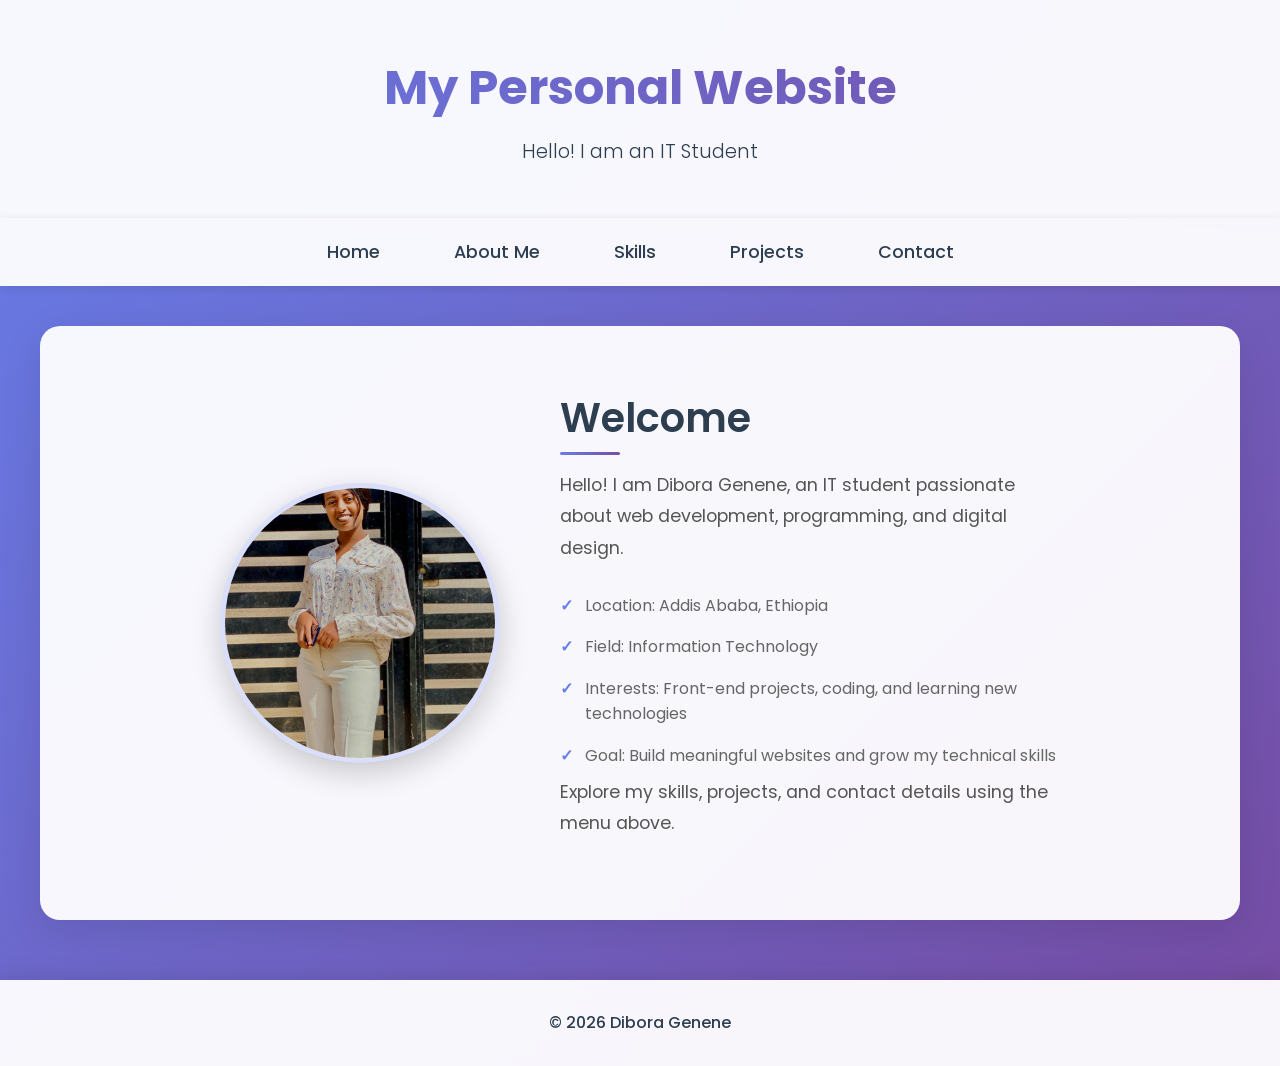
<file: index.html>
<!DOCTYPE html>
<html lang="en">
<head>
    <meta charset="UTF-8">
    <title>Home - Dibora Genene</title>
    <link rel="stylesheet" href="style.css">
    <link href="https://fonts.googleapis.com/css2?family=Poppins:wght@300;400;500;600;700&display=swap" rel="stylesheet">
</head>
<body>

<header>
    <h1>My Personal Website</h1>
    <p>Hello! I am an IT Student</p>
</header>

<nav>
    <a href="index.html">Home</a>
    <a href="about.html">About Me</a>
    <a href="skills.html">Skills</a>
    <a href="projects.html">Projects</a>
    <a href="contact.html">Contact</a>
</nav>

<section class="about-container">
    <img class="profile-img" src="dibo_pp.jpg" alt="Dibora Genene">
    <div class="about-text">
        <h2>Welcome</h2>
        <p>Hello! I am Dibora Genene, an IT student passionate about web development, programming, and digital design.</p>
        <ul>
            <li>Location: Addis Ababa, Ethiopia</li>
            <li>Field: Information Technology</li>
            <li>Interests: Front-end projects, coding, and learning new technologies</li>
            <li>Goal: Build meaningful websites and grow my technical skills</li>
        </ul>
        <p>Explore my skills, projects, and contact details using the menu above.</p>
    </div>
</section>

<footer>
    <p>© 2026 Dibora Genene</p>
</footer>

</body>
</html>
</file>
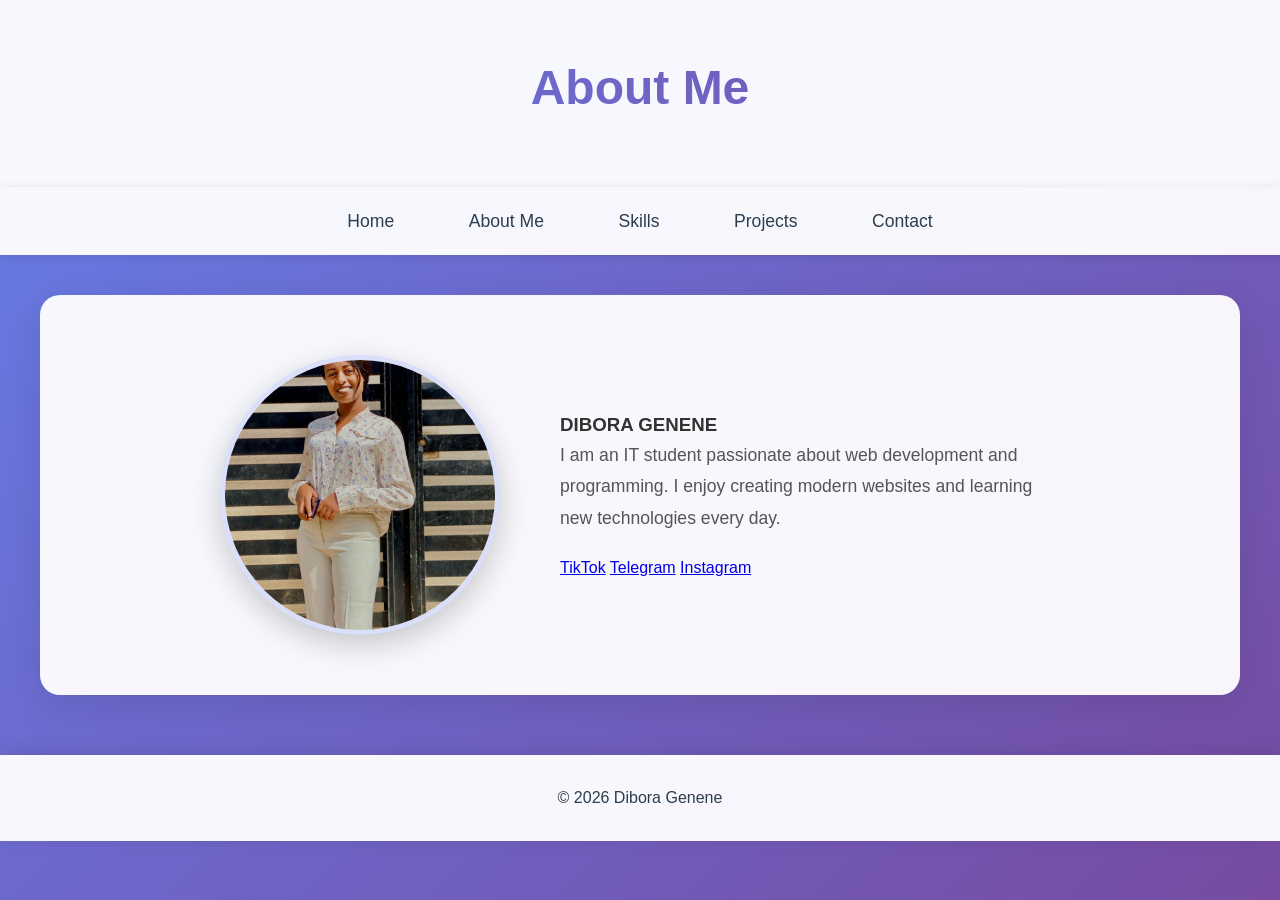
<file: about.html>
<!DOCTYPE html>
<html lang="en">
<head>
    <meta charset="UTF-8">
    <title>About Me</title>
    <link rel="stylesheet" href="style.css">
</head>
<body>

<header>
    <h1>About Me</h1>
</header>

<nav>
    <a href="index.html">Home</a>
    <a href="about.html">About Me</a>
    <a href="skills.html">Skills</a>
    <a href="projects.html">Projects</a>
    <a href="contact.html">Contact</a>
</nav>

<section>

    <div class="about-container">
 
        <img src="dibo_pp.jpg" alt="My Photo" class="profile-img">

        <div class="about-text">
            <h3>DIBORA GENENE</h3>

            <p>
                I am an IT student passionate about web development
                and programming. I enjoy creating modern websites
                and learning new technologies every day.
            </p>

            <div class="social-links">
                <a href="https://tiktok.com/@dibo_gene" target="_blank">TikTok</a>

                <a href="https://t.me/Nunuba4" target="_blank">Telegram</a>

                <a href="https://instagram.com/dibo_gene" target="_blank">Instagram</a>
            </div>

        </div>

    </div>

</section>

<footer>
    <p>© 2026 Dibora Genene</p>
</footer>

</body>
</html>
</file>
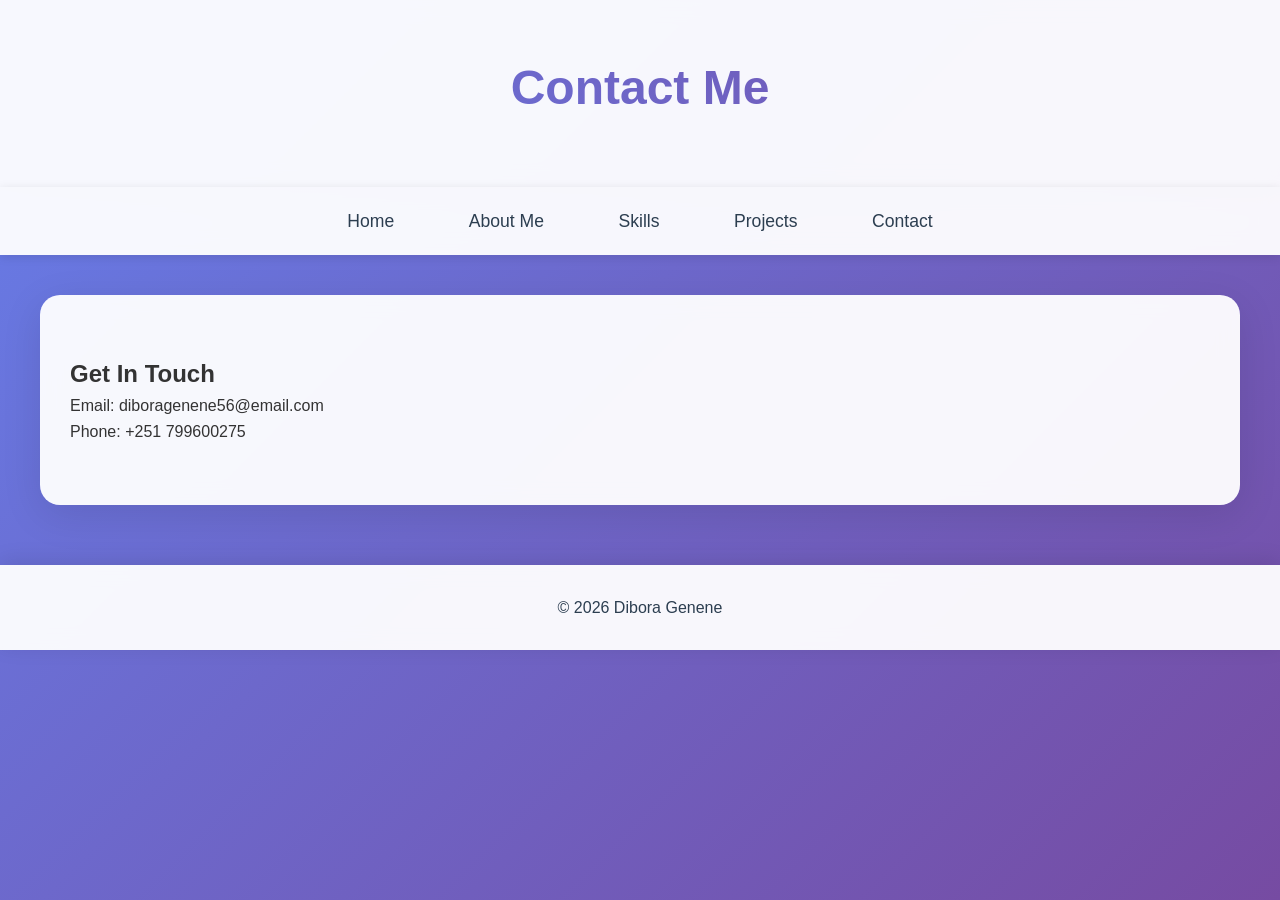
<file: contact.html>
<!DOCTYPE html>
<html lang="en">
<head>
    <meta charset="UTF-8">
    <title>Contact Me</title>
    <link rel="stylesheet" href="style.css">
</head>
<body>

<header>
    <h1>Contact Me</h1>
</header>

<nav>
    <a href="index.html">Home</a>
    <a href="about.html">About Me</a>
    <a href="skills.html">Skills</a>
    <a href="projects.html">Projects</a>
    <a href="contact.html">Contact</a>
</nav>

<section>

    <h2>Get In Touch</h2>

    <p>Email: diboragenene56@email.com</p>

    <p>Phone: +251 799600275</p>

</section>

<footer>
    <p>© 2026 Dibora Genene</p>
</footer>

</body>
</html>
</file>
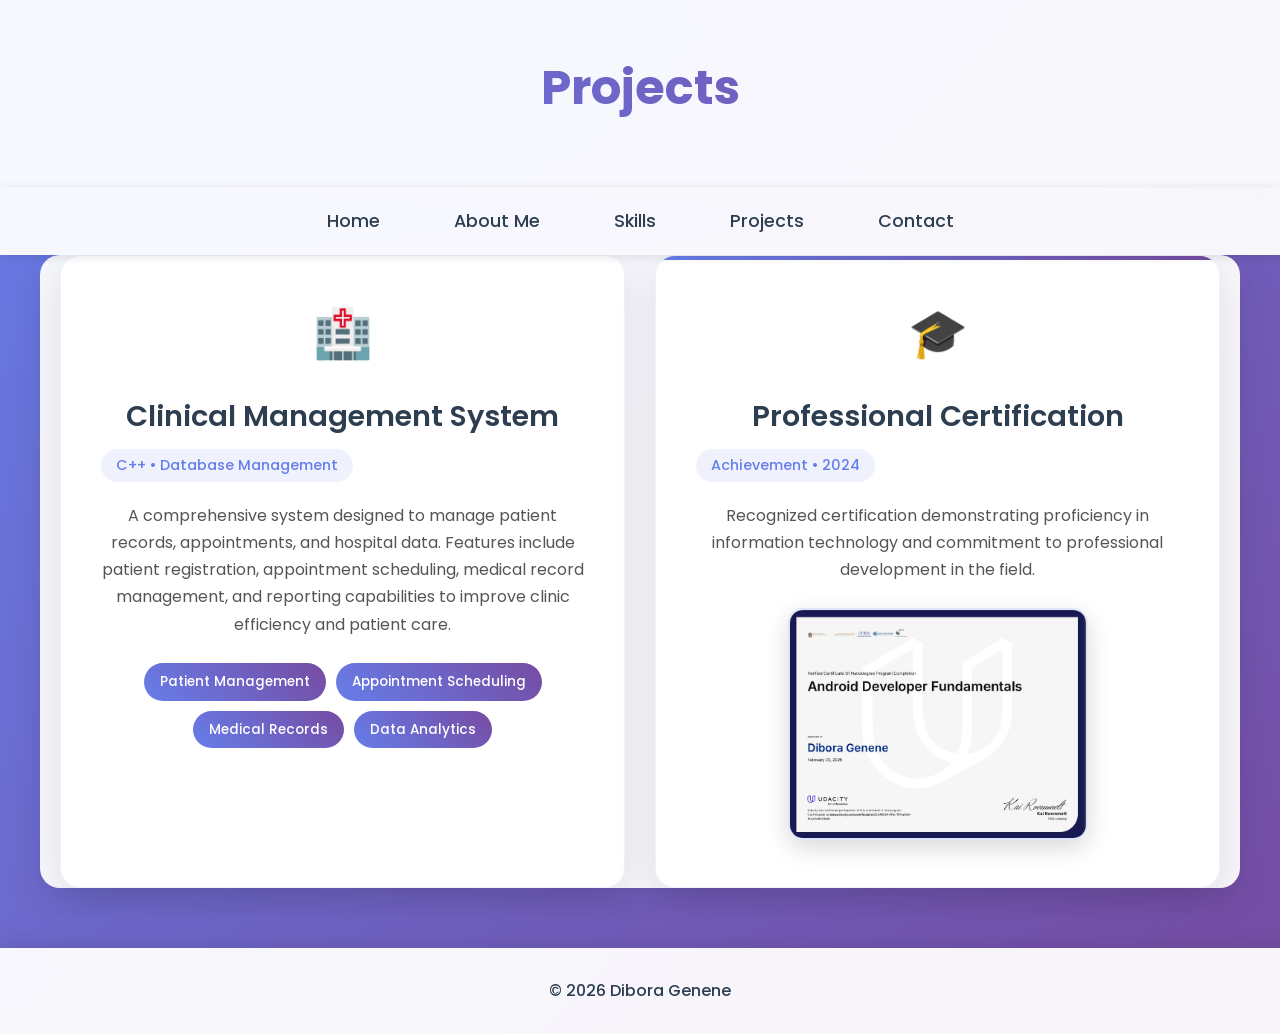
<file: projects.html>
<!DOCTYPE html>
<html lang="en">
<head>
    <meta charset="UTF-8">
    <title>Projects</title>
    <link rel="stylesheet" href="style.css">
    <link href="https://fonts.googleapis.com/css2?family=Poppins:wght@300;400;500;600;700&display=swap" rel="stylesheet">
</head>
<body>

<header>
    <h1>Projects</h1>
</header>

<nav>
    <a href="index.html">Home</a>
    <a href="about.html">About Me</a>
    <a href="skills.html">Skills</a>
    <a href="projects.html">Projects</a>
    <a href="contact.html">Contact</a>
</nav>

<section class="projects-container">
    <div class="project-card">
        <div class="project-icon">🏥</div>
        <h3>Clinical Management System</h3>
        <p class="project-tech">C++ • Database Management</p>
        <p class="project-description">
            A comprehensive system designed to manage patient records, appointments, and hospital data.
            Features include patient registration, appointment scheduling, medical record management,
            and reporting capabilities to improve clinic efficiency and patient care.
        </p>
        <div class="project-features">
            <span class="feature-tag">Patient Management</span>
            <span class="feature-tag">Appointment Scheduling</span>
            <span class="feature-tag">Medical Records</span>
            <span class="feature-tag">Data Analytics</span>
        </div>
    </div>

    <div class="project-card certificate-card">
        <div class="project-icon">🎓</div>
        <h3>Professional Certification</h3>
        <p class="project-tech">Achievement • 2024</p>
        <p class="project-description">
            Recognized certification demonstrating proficiency in information technology
            and commitment to professional development in the field.
        </p>
        <div class="certificate-container">
            <img src="et.JPG" class="certificate-img" alt="Professional Certificate">
        </div>
    </div>
</section>

<footer>
    <p>© 2026 Dibora Genene</p>
</footer>

</body>
</html>
</file>
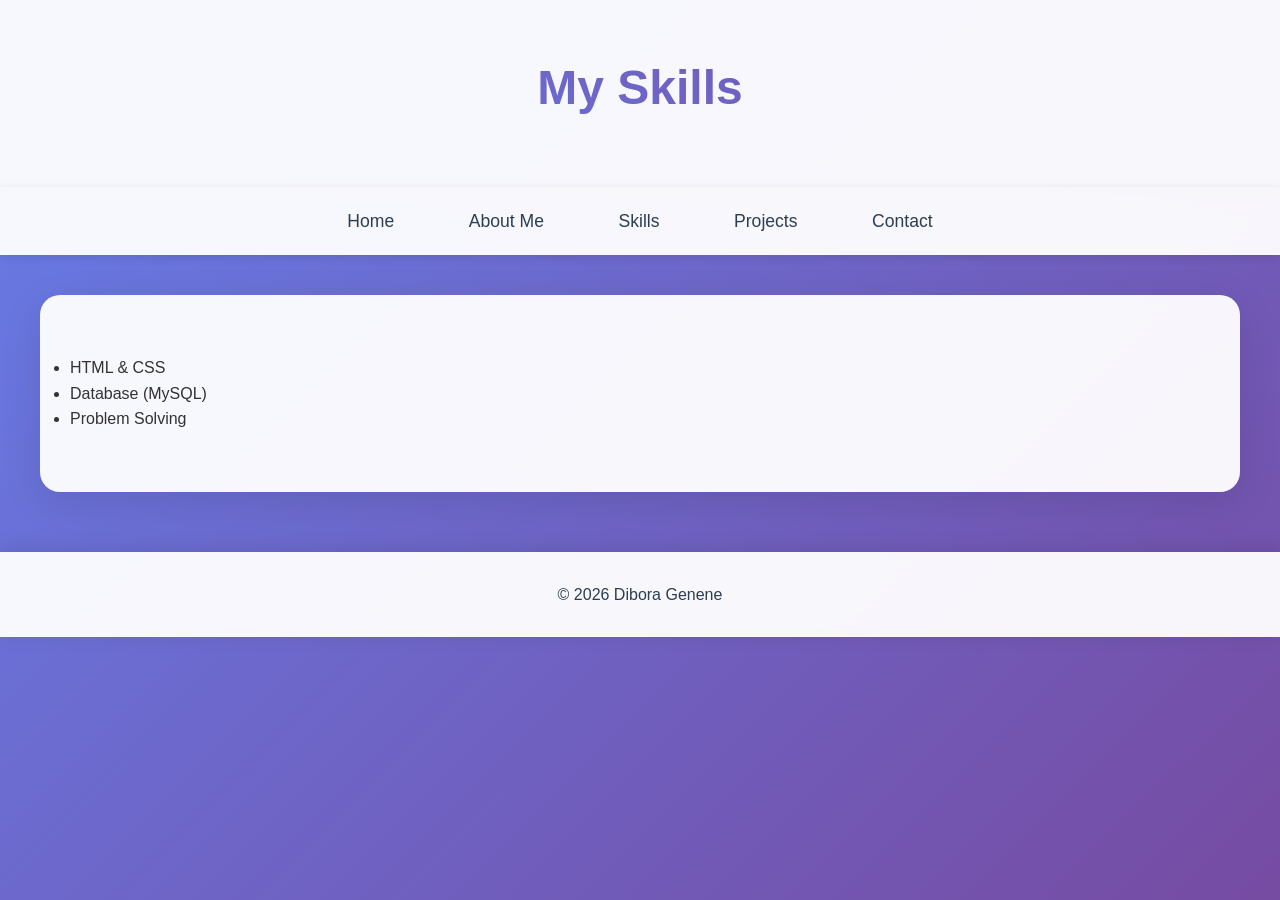
<file: skills.html>
<!DOCTYPE html>
<html lang="en">
<head>
    <meta charset="UTF-8">
    <title>My Skills</title>
    <link rel="stylesheet" href="style.css">
</head>
<body>

<header>
    <h1>My Skills</h1>
</header>

<nav>
    <a href="index.html">Home</a>
    <a href="about.html">About Me</a>
    <a href="skills.html">Skills</a>
    <a href="projects.html">Projects</a>
    <a href="contact.html">Contact</a>
</nav>

<section>
    <ul>
        <li>HTML & CSS</li>
        <li>Database (MySQL)</li>
        <li>Problem Solving</li>
    </ul>
</section>

<footer>
    <p>© 2026 Dibora Genene</p>
</footer>

</body>
</html>
</file>
<file: style.css>
/* Reset and Base Styles */
* {
    margin: 0;
    padding: 0;
    box-sizing: border-box;
}

body {
    font-family: 'Poppins', sans-serif;
    line-height: 1.6;
    color: #333;
    background: linear-gradient(135deg, #667eea 0%, #764ba2 100%);
    min-height: 100vh;
    overflow-x: hidden;
}

/* HEADER */
header {
    background: rgba(255, 255, 255, 0.95);
    backdrop-filter: blur(10px);
    color: #2c3e50;
    text-align: center;
    padding: 50px 20px;
    box-shadow: 0 4px 20px rgba(0, 0, 0, 0.1);
    animation: slideDown 1s ease-out;
}

header h1 {
    font-size: 3rem;
    font-weight: 700;
    margin-bottom: 10px;
    background: linear-gradient(45deg, #667eea, #764ba2);
    -webkit-background-clip: text;
    -webkit-text-fill-color: transparent;
    background-clip: text;
    animation: fadeInUp 1.2s ease-out 0.3s both;
}

header p {
    font-size: 1.2rem;
    font-weight: 300;
    opacity: 0.8;
    animation: fadeInUp 1.2s ease-out 0.5s both;
}

/* NAVBAR */
nav {
    background: rgba(255, 255, 255, 0.95);
    backdrop-filter: blur(10px);
    text-align: center;
    padding: 20px;
    box-shadow: 0 2px 10px rgba(0, 0, 0, 0.1);
    position: sticky;
    top: 0;
    z-index: 100;
    animation: slideDown 1s ease-out 0.7s both;
}

nav a {
    color: #2c3e50;
    margin: 0 20px;
    text-decoration: none;
    font-weight: 500;
    font-size: 1.1rem;
    position: relative;
    transition: all 0.3s ease;
    padding: 10px 15px;
    border-radius: 25px;
}

nav a:hover {
    color: #667eea;
    background: rgba(102, 126, 234, 0.1);
    transform: translateY(-2px);
    box-shadow: 0 4px 15px rgba(102, 126, 234, 0.3);
}

nav a::before {
    content: '';
    position: absolute;
    bottom: 0;
    left: 50%;
    width: 0;
    height: 2px;
    background: linear-gradient(45deg, #667eea, #764ba2);
    transition: all 0.3s ease;
    transform: translateX(-50%);
}

nav a:hover::before {
    width: 100%;
}

/* SECTION */
section {
    padding: 60px 30px;
    margin: 40px auto;
    background: rgba(255, 255, 255, 0.95);
    backdrop-filter: blur(10px);
    border-radius: 20px;
    box-shadow: 0 10px 40px rgba(0, 0, 0, 0.1);
    max-width: 1200px;
    animation: fadeInUp 1.2s ease-out 0.9s both;
    transition: transform 0.3s ease, box-shadow 0.3s ease;
}

section:hover {
    transform: translateY(-5px);
    box-shadow: 0 20px 60px rgba(0, 0, 0, 0.15);
}

/* ABOUT SECTION */
.about-container {
    display: flex;
    align-items: center;
    justify-content: center;
    gap: 60px;
    flex-wrap: wrap;
    animation: fadeInUp 1.2s ease-out 1.1s both;
}

.profile-img {
    width: 280px;
    height: 280px;
    border-radius: 50%;
    object-fit: cover;
    border: 5px solid rgba(102, 126, 234, 0.2);
    transition: all 0.4s ease;
    box-shadow: 0 10px 30px rgba(0, 0, 0, 0.2);
    animation: bounceIn 1.5s ease-out 1.3s both;
}

.profile-img:hover {
    transform: scale(1.05) rotate(2deg);
    border-color: #667eea;
    box-shadow: 0 15px 40px rgba(102, 126, 234, 0.4);
}

.about-text {
    max-width: 500px;
    animation: fadeInRight 1.2s ease-out 1.4s both;
}

.about-text h2 {
    font-size: 2.5rem;
    font-weight: 600;
    margin-bottom: 20px;
    color: #2c3e50;
    position: relative;
}

.about-text h2::after {
    content: '';
    position: absolute;
    bottom: -5px;
    left: 0;
    width: 60px;
    height: 3px;
    background: linear-gradient(45deg, #667eea, #764ba2);
    border-radius: 2px;
}

.about-text p {
    font-size: 1.1rem;
    line-height: 1.8;
    color: #555;
    margin-bottom: 20px;
}

.about-text ul {
    list-style: none;
    padding: 0;
}

.about-text li {
    padding: 8px 0;
    position: relative;
    padding-left: 25px;
    color: #666;
    font-weight: 400;
}

.about-text li::before {
    content: '✓';
    position: absolute;
    left: 0;
    color: #667eea;
    font-weight: bold;
}

/* FOOTER */
footer {
    text-align: center;
    background: rgba(255, 255, 255, 0.95);
    backdrop-filter: blur(10px);
    color: #2c3e50;
    padding: 30px 20px;
    margin-top: 60px;
    box-shadow: 0 -4px 20px rgba(0, 0, 0, 0.1);
    animation: fadeInUp 1.2s ease-out 1.6s both;
}

footer p {
    font-weight: 500;
    font-size: 1rem;
}

/* ANIMATIONS */
@keyframes slideDown {
    from {
        transform: translateY(-100%);
        opacity: 0;
    }
    to {
        transform: translateY(0);
        opacity: 1;
    }
}

@keyframes fadeInUp {
    from {
        transform: translateY(30px);
        opacity: 0;
    }
    to {
        transform: translateY(0);
        opacity: 1;
    }
}

@keyframes fadeInRight {
    from {
        transform: translateX(30px);
        opacity: 0;
    }
    to {
        transform: translateX(0);
        opacity: 1;
    }
}

@keyframes bounceIn {
    0% {
        transform: scale(0.3);
        opacity: 0;
    }
    50% {
        transform: scale(1.05);
    }
    70% {
        transform: scale(0.9);
    }
    100% {
        transform: scale(1);
        opacity: 1;
    }
}

/* PROJECTS PAGE STYLES */
.projects-container {
    display: grid;
    grid-template-columns: repeat(auto-fit, minmax(400px, 1fr));
    gap: 30px;
    max-width: 1200px;
    margin: 0 auto;
    padding: 0 20px;
}

.project-card {
    background: rgba(255, 255, 255, 0.95);
    backdrop-filter: blur(10px);
    border-radius: 20px;
    padding: 40px;
    box-shadow: 0 10px 40px rgba(0, 0, 0, 0.1);
    transition: all 0.4s ease;
    border: 1px solid rgba(102, 126, 234, 0.1);
    animation: fadeInUp 1.2s ease-out both;
}

.project-card:nth-child(1) { animation-delay: 0.2s; }
.project-card:nth-child(2) { animation-delay: 0.4s; }

.project-card:hover {
    transform: translateY(-10px);
    box-shadow: 0 20px 60px rgba(102, 126, 234, 0.2);
    border-color: rgba(102, 126, 234, 0.3);
}

.project-icon {
    font-size: 3rem;
    text-align: center;
    margin-bottom: 20px;
    animation: bounceIn 1s ease-out both;
}

.project-card h3 {
    font-size: 1.8rem;
    font-weight: 600;
    color: #2c3e50;
    margin-bottom: 10px;
    text-align: center;
}

.project-tech {
    font-size: 0.9rem;
    color: #667eea;
    font-weight: 500;
    text-align: center;
    margin-bottom: 20px;
    background: rgba(102, 126, 234, 0.1);
    padding: 5px 15px;
    border-radius: 20px;
    display: inline-block;
}

.project-description {
    font-size: 1rem;
    line-height: 1.7;
    color: #555;
    margin-bottom: 25px;
    text-align: center;
}

.project-features {
    display: flex;
    flex-wrap: wrap;
    gap: 10px;
    justify-content: center;
}

.feature-tag {
    background: linear-gradient(45deg, #667eea, #764ba2);
    color: white;
    padding: 8px 16px;
    border-radius: 25px;
    font-size: 0.85rem;
    font-weight: 500;
    transition: all 0.3s ease;
}

.feature-tag:hover {
    transform: scale(1.05);
    box-shadow: 0 4px 15px rgba(102, 126, 234, 0.4);
}

.certificate-card {
    position: relative;
    overflow: hidden;
}

.certificate-card::before {
    content: '';
    position: absolute;
    top: 0;
    left: 0;
    right: 0;
    height: 4px;
    background: linear-gradient(45deg, #667eea, #764ba2);
}

.certificate-container {
    text-align: center;
    margin-top: 20px;
}

.certificate-img {
    width: 100%;
    max-width: 300px;
    height: auto;
    border-radius: 15px;
    box-shadow: 0 8px 25px rgba(0, 0, 0, 0.15);
    transition: all 0.4s ease;
    border: 2px solid rgba(102, 126, 234, 0.2);
}

.certificate-img:hover {
    transform: scale(1.05);
    box-shadow: 0 15px 40px rgba(102, 126, 234, 0.3);
    border-color: #667eea;
}

/* MOBILE RESPONSIVE FOR PROJECTS */
@media (max-width: 768px) {
    .projects-container {
        grid-template-columns: 1fr;
        gap: 20px;
        padding: 0 15px;
    }

    .project-card {
        padding: 30px 20px;
    }

    .project-card h3 {
        font-size: 1.5rem;
    }

    .project-icon {
        font-size: 2.5rem;
    }

    .feature-tag {
        font-size: 0.8rem;
        padding: 6px 12px;
    }
}
</file>
